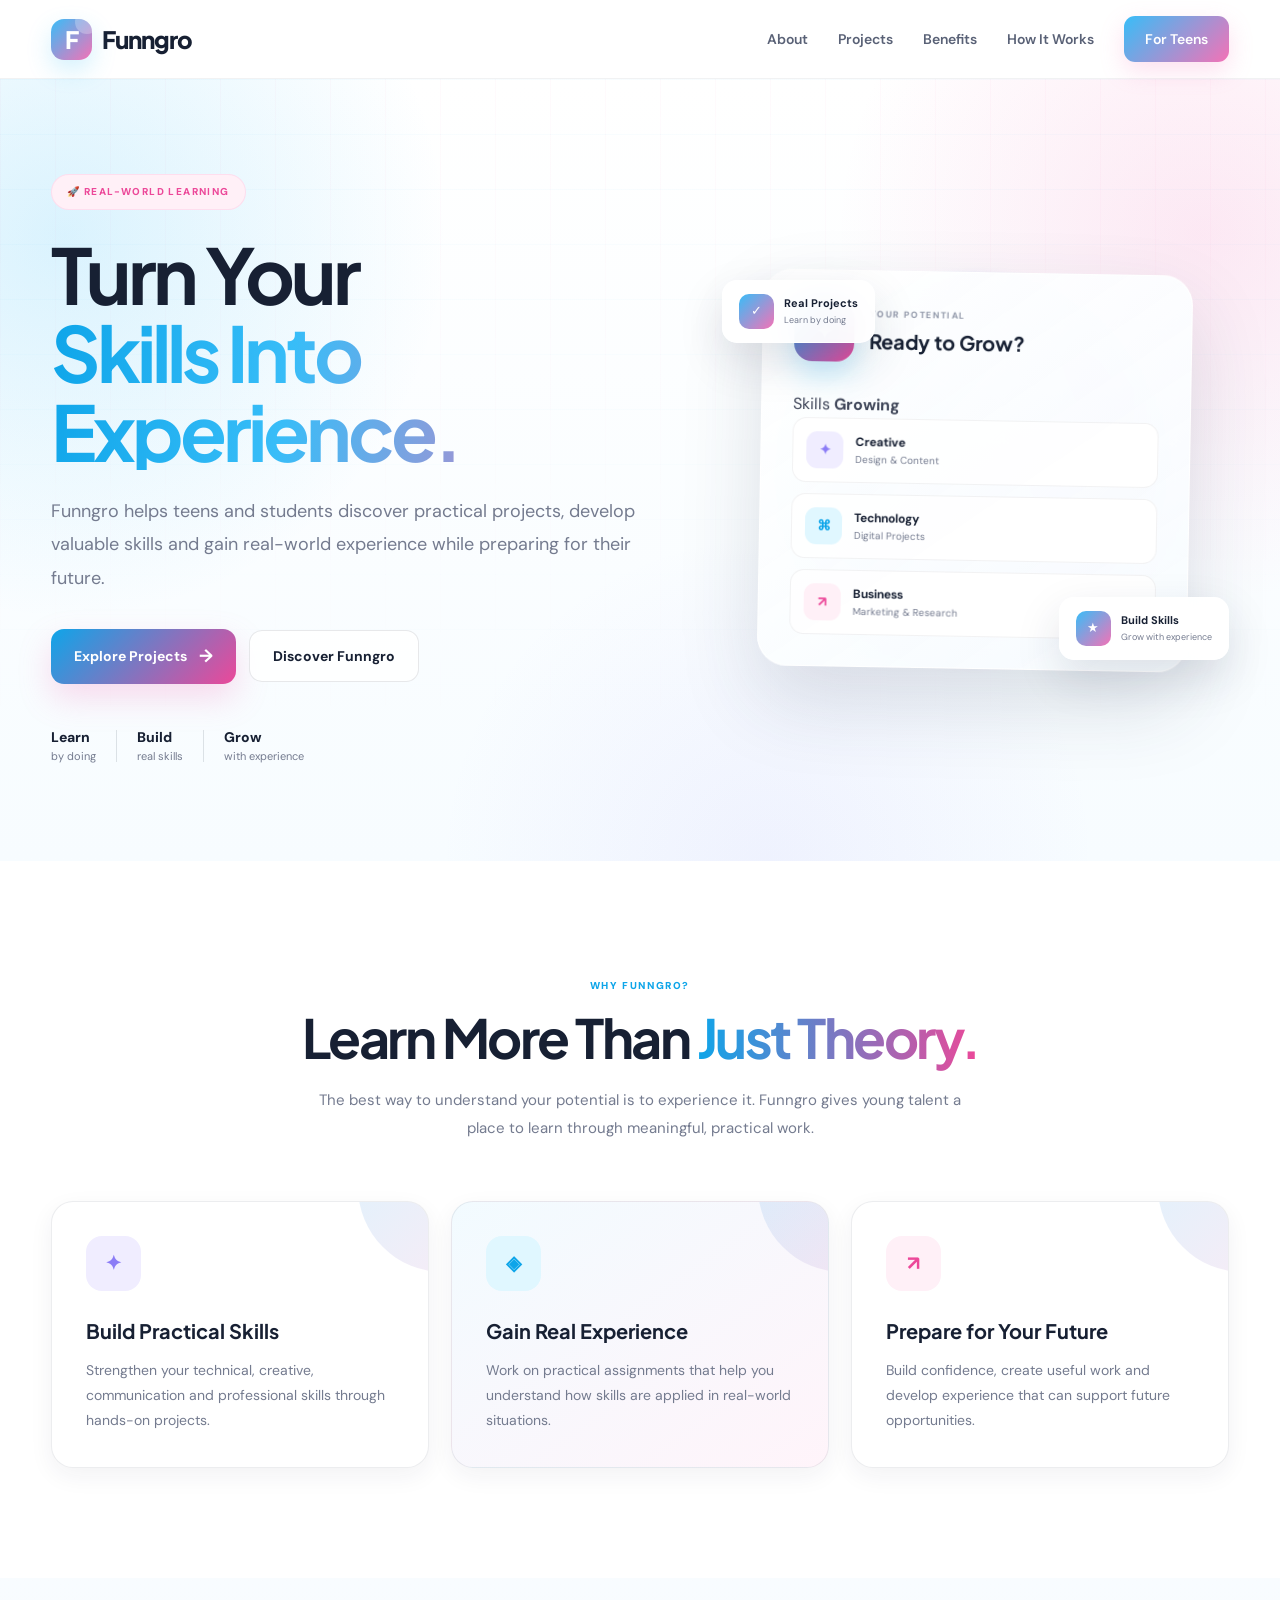
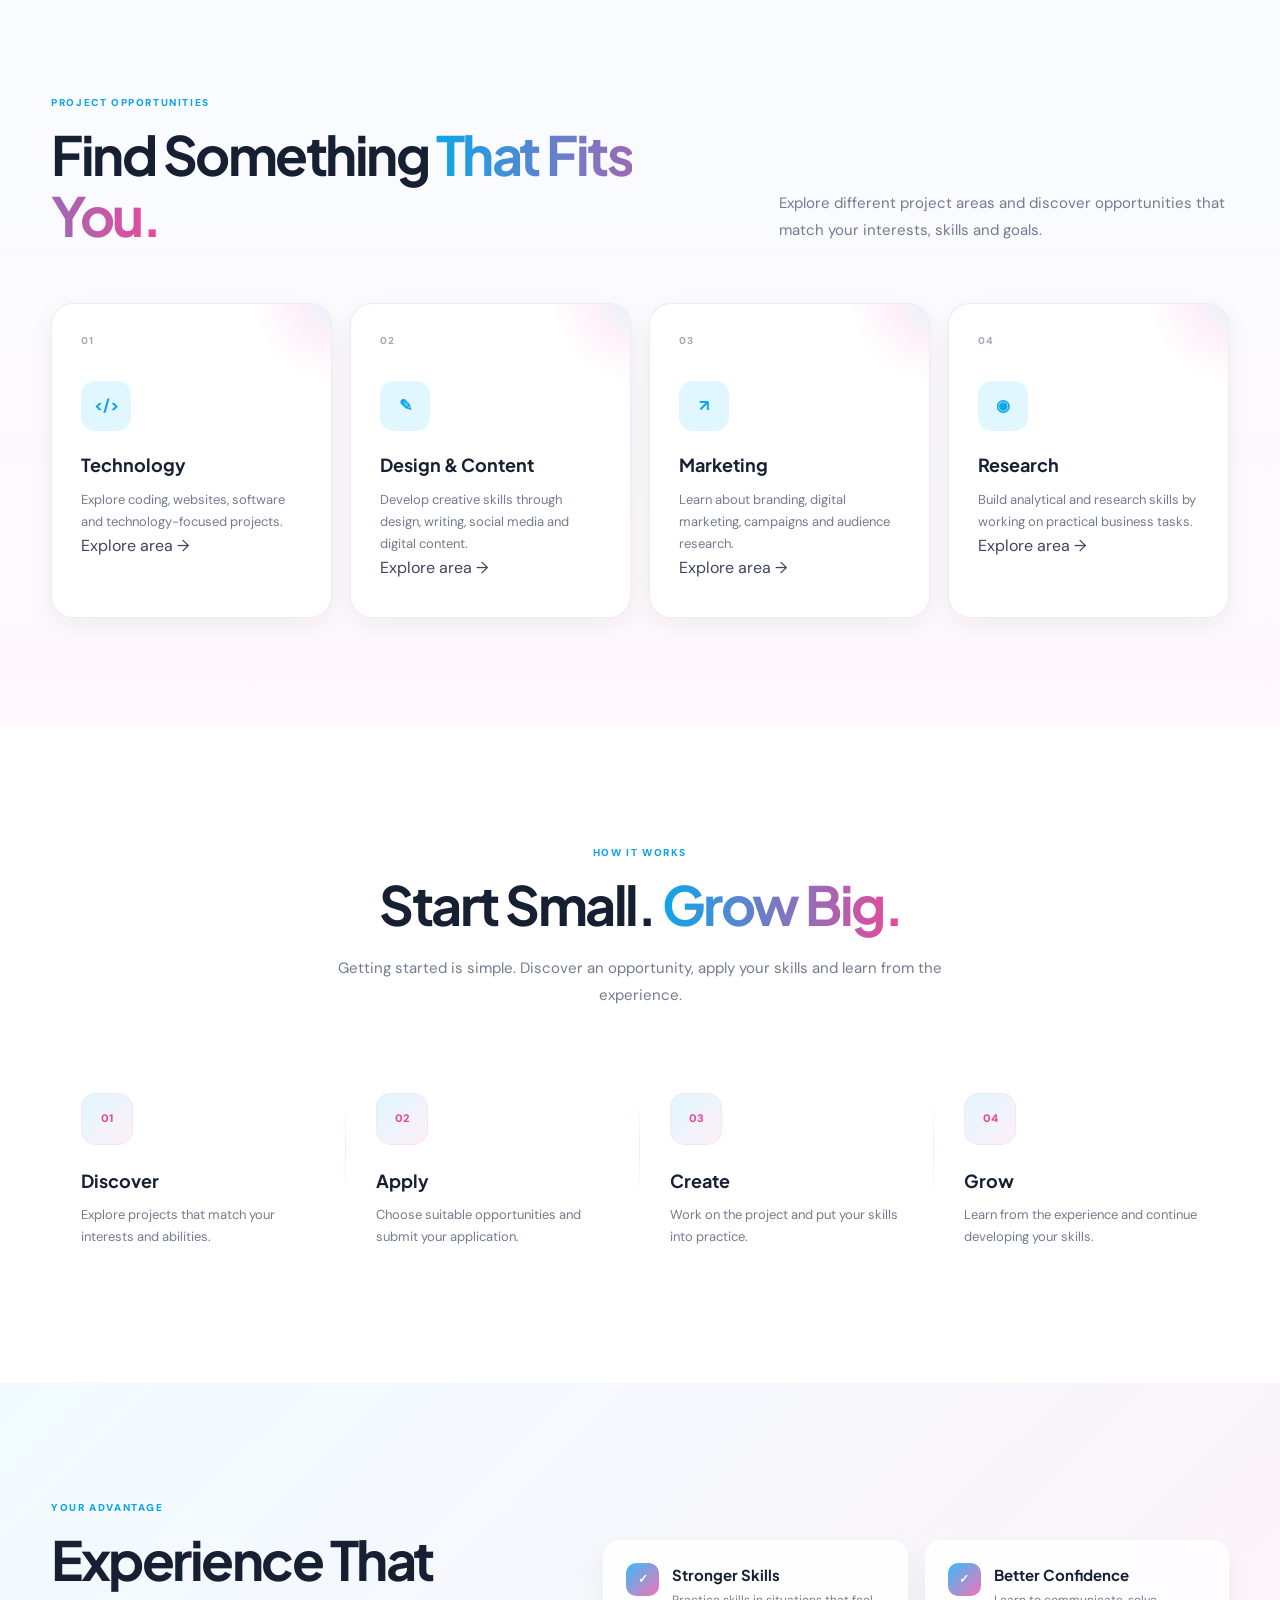
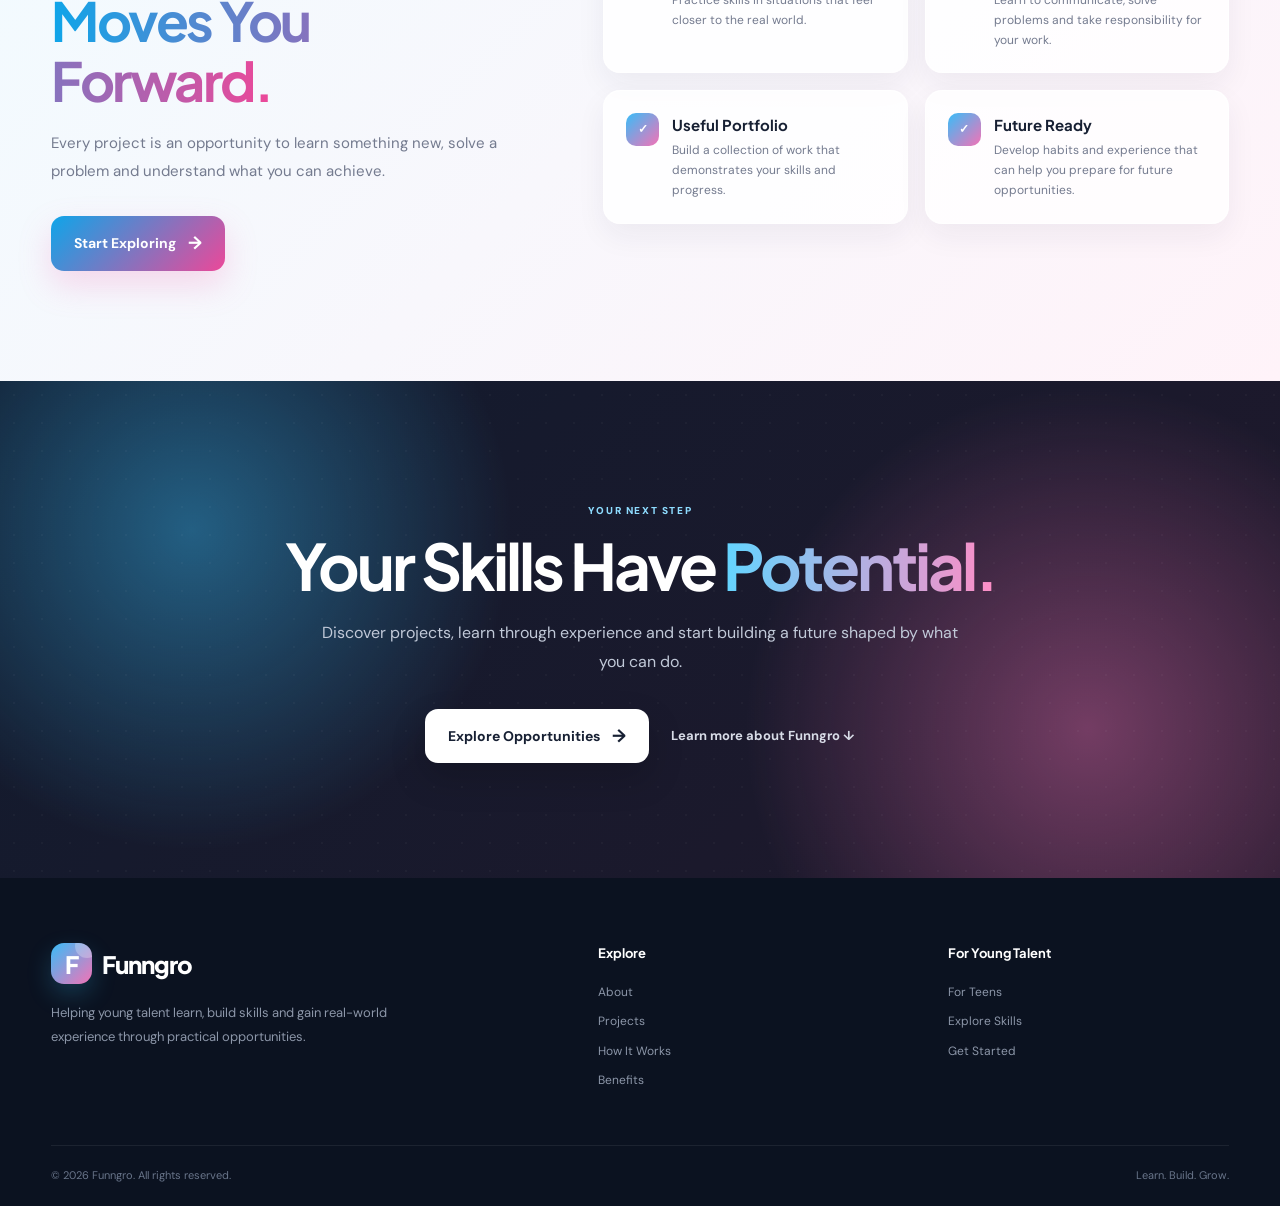
<file: index.html>
<!DOCTYPE html>
<html lang="en">
<head>
    <meta charset="UTF-8">
    <meta name="viewport" content="width=device-width, initial-scale=1.0">

    <title>Funngro | Real-World Projects for Teens & Students</title>

    <meta name="description"
        content="Funngro connects teens and students with real-world projects that help them build practical skills, gain experience and discover future opportunities.">

    <meta name="keywords"
        content="Funngro, teen projects, student projects, real-world experience, student freelancing, skill development, internships, young talent">

    <meta name="robots" content="index, follow">

    <meta property="og:title"
        content="Funngro | Learn, Work & Grow Through Real Projects">

    <meta property="og:description"
        content="Discover real-world projects, build practical skills and gain valuable experience with Funngro.">

    <meta property="og:type" content="website">

    <link rel="stylesheet" href="style.css">
</head>

<body>

    <!-- ================= HEADER ================= -->

    <header class="site-header">

        <div class="container navbar">

            <a href="index.html" class="brand" aria-label="Funngro Home">
                <span class="brand-icon">F</span>
                <span>Funngro</span>
            </a>

            <button
                class="menu-toggle"
                type="button"
                aria-label="Open navigation menu"
                aria-expanded="false">
                ☰
            </button>

            <nav class="navigation" aria-label="Main navigation">

                <a href="#about">About</a>

                <a href="#projects">Projects</a>

                <a href="#benefits">Benefits</a>

                <a href="#how-it-works">How It Works</a>

                <a href="teen.html" class="nav-button">
                    For Teens
                </a>

            </nav>

        </div>

    </header>


    <main>

        <!-- ================= HERO ================= -->

        <section class="hero">

            <div class="hero-glow glow-one"></div>
            <div class="hero-glow glow-two"></div>

            <div class="container hero-grid">

                <div class="hero-content">

                    <div class="hero-badge">
                        🚀 REAL-WORLD LEARNING
                    </div>

                    <h1>
                        Turn Your
                        <span>Skills Into Experience.</span>
                    </h1>

                    <p class="hero-description">
                        Funngro helps teens and students discover practical
                        projects, develop valuable skills and gain real-world
                        experience while preparing for their future.
                    </p>

                    <div class="hero-actions">

                        <a href="#projects" class="button button-primary">
                            Explore Projects
                            <span>→</span>
                        </a>

                        <a href="teen.html" class="button button-outline">
                            Discover Funngro
                        </a>

                    </div>

                    <div class="hero-trust">

                        <div class="trust-item">
                            <strong>Learn</strong>
                            <span>by doing</span>
                        </div>

                        <div class="trust-divider"></div>

                        <div class="trust-item">
                            <strong>Build</strong>
                            <span>real skills</span>
                        </div>

                        <div class="trust-divider"></div>

                        <div class="trust-item">
                            <strong>Grow</strong>
                            <span>with experience</span>
                        </div>

                    </div>

                </div>


                <!-- Hero Visual -->

                <div class="hero-visual">

                    <div class="visual-card main-card">

                        <div class="card-top">

                            <div class="profile-circle">
                                ✦
                            </div>

                            <div>
                                <span class="small-label">
                                    YOUR POTENTIAL
                                </span>

                                <h3>
                                    Ready to Grow?
                                </h3>
                            </div>

                        </div>


                        <div class="skill-progress">

                            <div class="progress-header">
                                <span>Skills</span>
                                <strong>Growing</strong>
                            </div>

                            <div class="progress-bar">
                                <span></span>
                            </div>

                        </div>


                        <div class="mini-projects">

                            <div class="mini-project">
                                <span class="mini-icon purple">✦</span>
                                <div>
                                    <strong>Creative</strong>
                                    <small>Design & Content</small>
                                </div>
                            </div>

                            <div class="mini-project">
                                <span class="mini-icon blue">⌘</span>
                                <div>
                                    <strong>Technology</strong>
                                    <small>Digital Projects</small>
                                </div>
                            </div>

                            <div class="mini-project">
                                <span class="mini-icon orange">↗</span>
                                <div>
                                    <strong>Business</strong>
                                    <small>Marketing & Research</small>
                                </div>
                            </div>

                        </div>

                    </div>


                    <div class="floating-card floating-one">
                        <span>✓</span>
                        <div>
                            <strong>Real Projects</strong>
                            <small>Learn by doing</small>
                        </div>
                    </div>


                    <div class="floating-card floating-two">
                        <span>★</span>
                        <div>
                            <strong>Build Skills</strong>
                            <small>Grow with experience</small>
                        </div>
                    </div>

                </div>

            </div>

        </section>


        <!-- ================= INTRO ================= -->

        <section class="intro-section" id="about">

            <div class="container">

                <div class="section-heading centered">

                    <span class="section-tag">
                        WHY FUNNGRO?
                    </span>

                    <h2>
                        Learn More Than
                        <span>Just Theory.</span>
                    </h2>

                    <p>
                        The best way to understand your potential is to
                        experience it. Funngro gives young talent a place
                        to learn through meaningful, practical work.
                    </p>

                </div>


                <div class="feature-grid">

                    <article class="feature-card">

                        <div class="feature-icon purple-icon">
                            ✦
                        </div>

                        <h3>
                            Build Practical Skills
                        </h3>

                        <p>
                            Strengthen your technical, creative,
                            communication and professional skills through
                            hands-on projects.
                        </p>

                    </article>


                    <article class="feature-card featured">

                        <div class="feature-icon blue-icon">
                            ◈
                        </div>

                        <h3>
                            Gain Real Experience
                        </h3>

                        <p>
                            Work on practical assignments that help you
                            understand how skills are applied in real-world
                            situations.
                        </p>

                    </article>


                    <article class="feature-card">

                        <div class="feature-icon orange-icon">
                            ↗
                        </div>

                        <h3>
                            Prepare for Your Future
                        </h3>

                        <p>
                            Build confidence, create useful work and develop
                            experience that can support future opportunities.
                        </p>

                    </article>

                </div>

            </div>

        </section>


        <!-- ================= PROJECTS ================= -->

        <section class="projects-section" id="projects">

            <div class="container">

                <div class="section-heading">

                    <div>
                        <span class="section-tag">
                            PROJECT OPPORTUNITIES
                        </span>

                        <h2>
                            Find Something
                            <span>That Fits You.</span>
                        </h2>
                    </div>

                    <p>
                        Explore different project areas and discover
                        opportunities that match your interests, skills
                        and goals.
                    </p>

                </div>


                <div class="project-grid">

                    <article class="project-card">

                        <div class="project-number">
                            01
                        </div>

                        <div class="project-icon">
                            &lt;/&gt;
                        </div>

                        <h3>
                            Technology
                        </h3>

                        <p>
                            Explore coding, websites, software and
                            technology-focused projects.
                        </p>

                        <a href="teen.html" class="project-link">
                            Explore area →
                        </a>

                    </article>


                    <article class="project-card">

                        <div class="project-number">
                            02
                        </div>

                        <div class="project-icon">
                            ✎
                        </div>

                        <h3>
                            Design & Content
                        </h3>

                        <p>
                            Develop creative skills through design,
                            writing, social media and digital content.
                        </p>

                        <a href="teen.html" class="project-link">
                            Explore area →
                        </a>

                    </article>


                    <article class="project-card">

                        <div class="project-number">
                            03
                        </div>

                        <div class="project-icon">
                            ↗
                        </div>

                        <h3>
                            Marketing
                        </h3>

                        <p>
                            Learn about branding, digital marketing,
                            campaigns and audience research.
                        </p>

                        <a href="teen.html" class="project-link">
                            Explore area →
                        </a>

                    </article>


                    <article class="project-card">

                        <div class="project-number">
                            04
                        </div>

                        <div class="project-icon">
                            ◉
                        </div>

                        <h3>
                            Research
                        </h3>

                        <p>
                            Build analytical and research skills by
                            working on practical business tasks.
                        </p>

                        <a href="teen.html" class="project-link">
                            Explore area →
                        </a>

                    </article>

                </div>

            </div>

        </section>


        <!-- ================= HOW IT WORKS ================= -->

        <section class="process-section" id="how-it-works">

            <div class="container">

                <div class="section-heading centered">

                    <span class="section-tag">
                        HOW IT WORKS
                    </span>

                    <h2>
                        Start Small.
                        <span>Grow Big.</span>
                    </h2>

                    <p>
                        Getting started is simple. Discover an opportunity,
                        apply your skills and learn from the experience.
                    </p>

                </div>


                <div class="process-grid">

                    <div class="process-item">

                        <div class="process-number">
                            01
                        </div>

                        <div>
                            <h3>
                                Discover
                            </h3>

                            <p>
                                Explore projects that match your interests
                                and abilities.
                            </p>
                        </div>

                    </div>


                    <div class="process-item">

                        <div class="process-number">
                            02
                        </div>

                        <div>
                            <h3>
                                Apply
                            </h3>

                            <p>
                                Choose suitable opportunities and submit
                                your application.
                            </p>
                        </div>

                    </div>


                    <div class="process-item">

                        <div class="process-number">
                            03
                        </div>

                        <div>
                            <h3>
                                Create
                            </h3>

                            <p>
                                Work on the project and put your skills
                                into practice.
                            </p>

                        </div>

                    </div>


                    <div class="process-item">

                        <div class="process-number">
                            04
                        </div>

                        <div>
                            <h3>
                                Grow
                            </h3>

                            <p>
                                Learn from the experience and continue
                                developing your skills.
                            </p>

                        </div>

                    </div>

                </div>

            </div>

        </section>


        <!-- ================= BENEFITS ================= -->

        <section class="benefits-section" id="benefits">

            <div class="container benefits-wrapper">

                <div class="benefits-content">

                    <span class="section-tag">
                        YOUR ADVANTAGE
                    </span>

                    <h2>
                        Experience That
                        <span>Moves You Forward.</span>
                    </h2>

                    <p>
                        Every project is an opportunity to learn something
                        new, solve a problem and understand what you can
                        achieve.
                    </p>

                    <a href="teen.html"
                       class="button button-primary">
                        Start Exploring
                        <span>→</span>
                    </a>

                </div>


                <div class="benefit-points">

                    <div class="benefit-point">

                        <div class="check-icon">
                            ✓
                        </div>

                        <div>
                            <h3>
                                Stronger Skills
                            </h3>

                            <p>
                                Practice skills in situations that feel
                                closer to the real world.
                            </p>
                        </div>

                    </div>


                    <div class="benefit-point">

                        <div class="check-icon">
                            ✓
                        </div>

                        <div>
                            <h3>
                                Better Confidence
                            </h3>

                            <p>
                                Learn to communicate, solve problems and
                                take responsibility for your work.
                            </p>
                        </div>

                    </div>


                    <div class="benefit-point">

                        <div class="check-icon">
                            ✓
                        </div>

                        <div>
                            <h3>
                                Useful Portfolio
                            </h3>

                            <p>
                                Build a collection of work that demonstrates
                                your skills and progress.
                            </p>
                        </div>

                    </div>


                    <div class="benefit-point">

                        <div class="check-icon">
                            ✓
                        </div>

                        <div>
                            <h3>
                                Future Ready
                            </h3>

                            <p>
                                Develop habits and experience that can help
                                you prepare for future opportunities.
                            </p>
                        </div>

                    </div>

                </div>

            </div>

        </section>


        <!-- ================= CTA ================= -->

        <section class="final-cta">

            <div class="cta-glow"></div>

            <div class="container cta-content">

                <span class="section-tag light-tag">
                    YOUR NEXT STEP
                </span>

                <h2>
                    Your Skills Have
                    <span>Potential.</span>
                </h2>

                <p>
                    Discover projects, learn through experience and start
                    building a future shaped by what you can do.
                </p>

                <div class="cta-actions">

                    <a href="teen.html"
                       class="button button-light">
                        Explore Opportunities
                        <span>→</span>
                    </a>

                    <a href="#about"
                       class="text-link">
                        Learn more about Funngro ↓
                    </a>

                </div>

            </div>

        </section>

    </main>


    <!-- ================= FOOTER ================= -->

    <footer class="site-footer">

        <div class="container footer-grid">

            <div class="footer-brand">

                <a href="index.html" class="brand footer-logo">
                    <span class="brand-icon">F</span>
                    <span>Funngro</span>
                </a>

                <p>
                    Helping young talent learn, build skills and gain
                    real-world experience through practical opportunities.
                </p>

            </div>


            <div class="footer-column">

                <h3>
                    Explore
                </h3>

                <a href="#about">About</a>

                <a href="#projects">Projects</a>

                <a href="#how-it-works">How It Works</a>

                <a href="#benefits">Benefits</a>

            </div>


            <div class="footer-column">

                <h3>
                    For Young Talent
                </h3>

                <a href="teen.html">
                    For Teens
                </a>

                <a href="teen.html">
                    Explore Skills
                </a>

                <a href="teen.html">
                    Get Started
                </a>

            </div>

        </div>


        <div class="container footer-bottom">

            <p>
                © 2026 Funngro. All rights reserved.
            </p>

            <p>
                Learn. Build. Grow.
            </p>

        </div>

    </footer>


    <script src="script.js"></script>

</body>
</html>
</file>
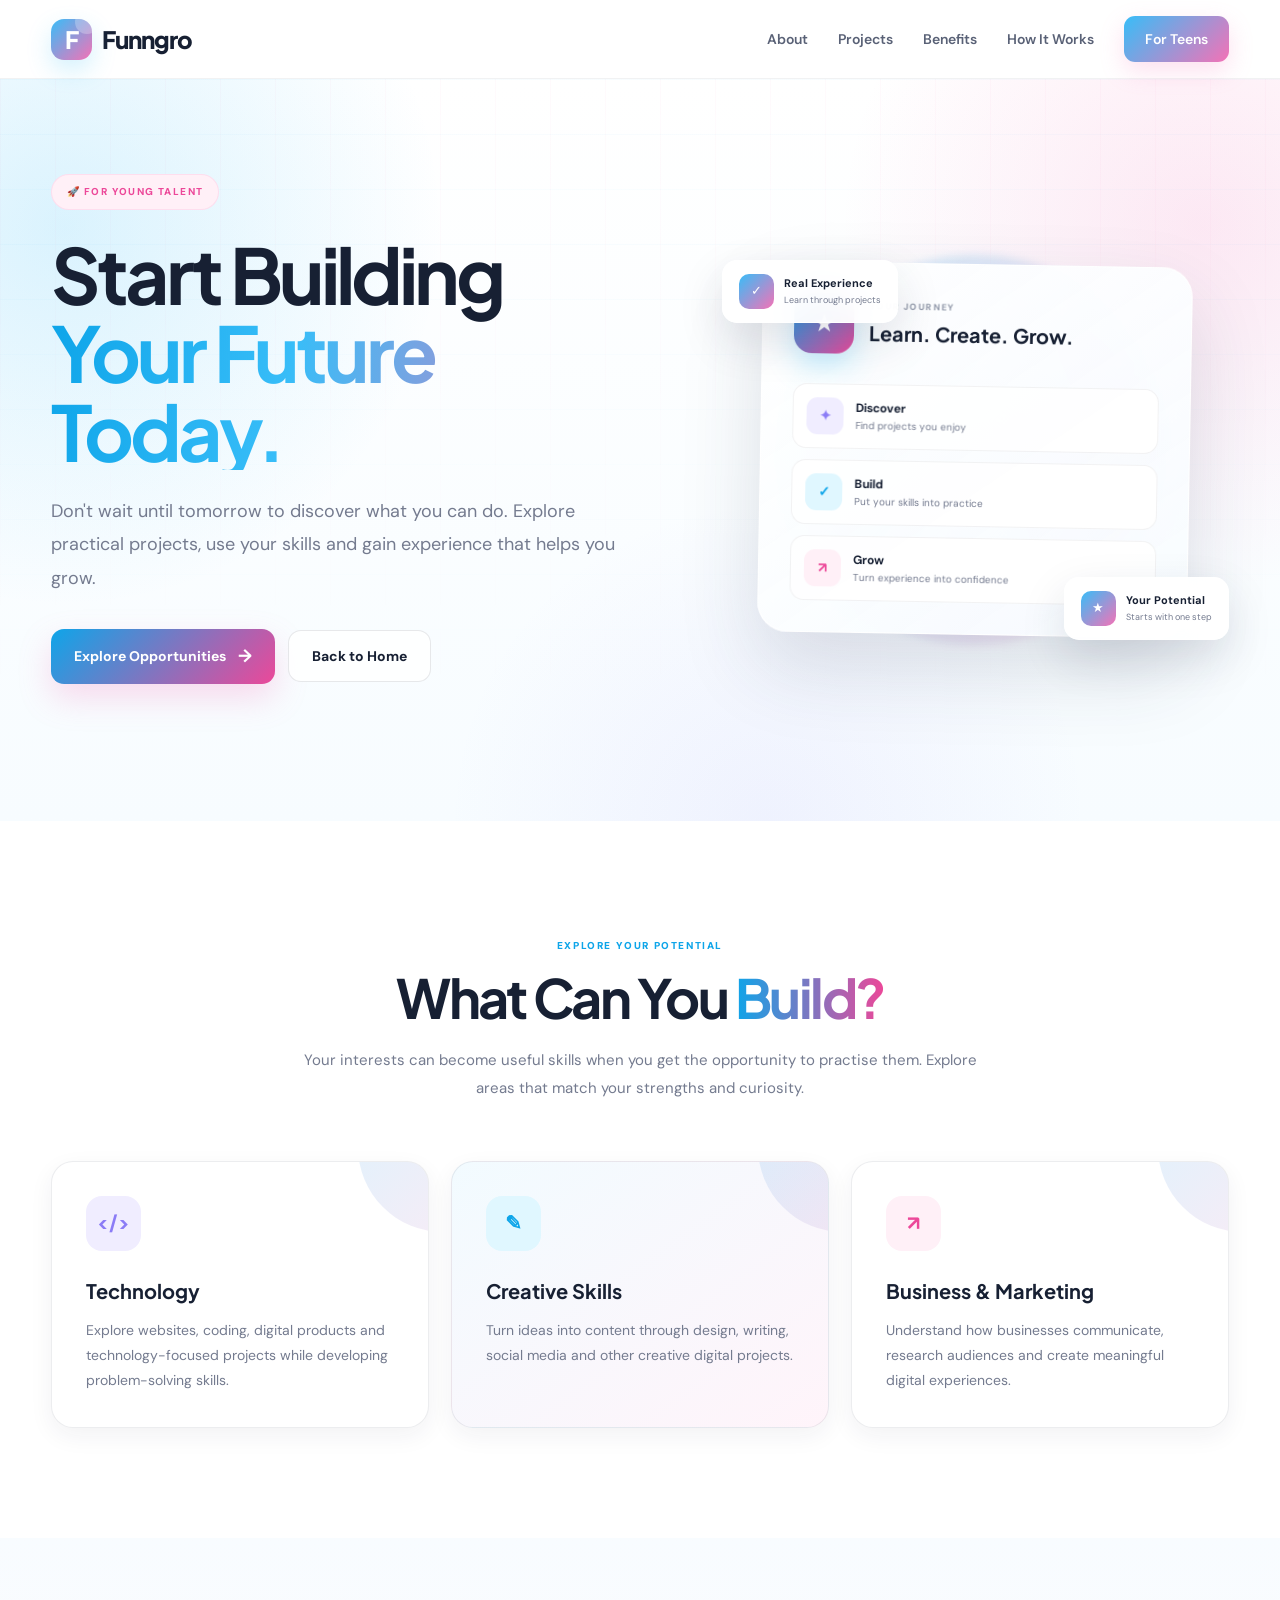
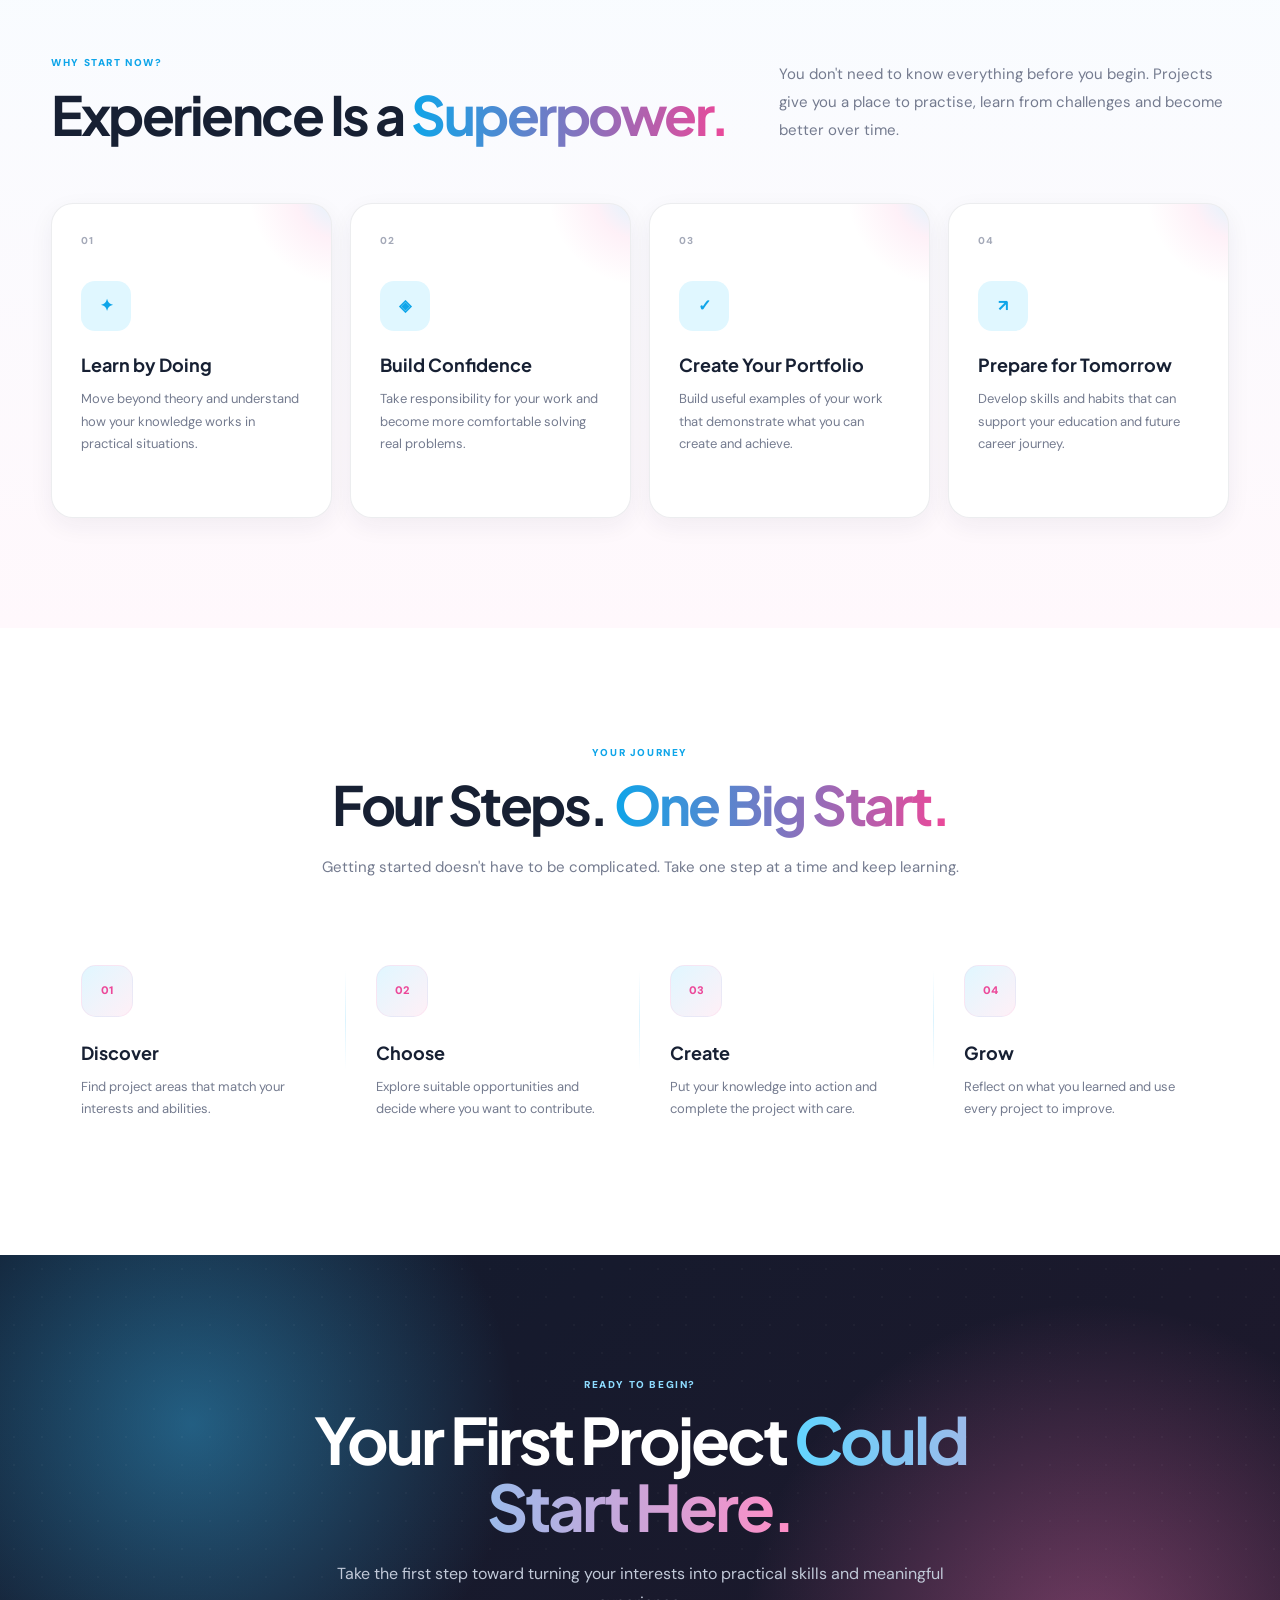
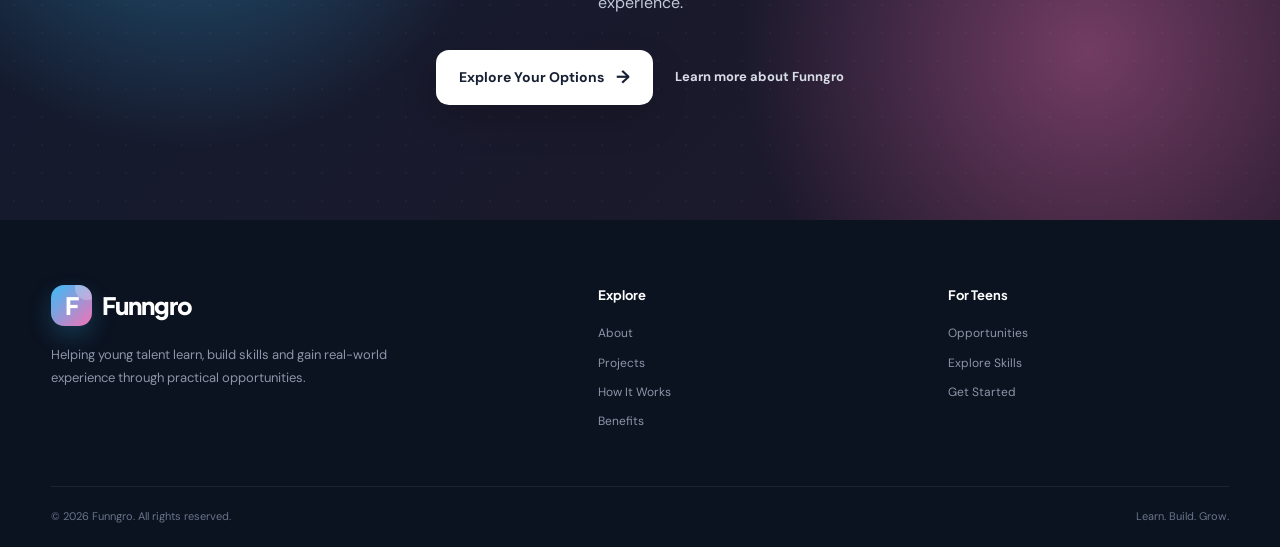
<file: teen.html>
<!DOCTYPE html>
<html lang="en">
<head>
    <meta charset="UTF-8">
    <meta name="viewport" content="width=device-width, initial-scale=1.0">

    <title>For Teens | Funngro</title>

    <meta
        name="description"
        content="Discover practical projects with Funngro, develop valuable skills, gain experience and take your first steps toward your future."
    >

    <meta
        name="keywords"
        content="Funngro teens, student projects, teen skills, practical experience, young talent, student opportunities"
    >

    <meta name="robots" content="index, follow">

    <link rel="stylesheet" href="style.css">
</head>

<body>

    <!-- ================= HEADER ================= -->

    <header class="site-header">

        <div class="container navbar">

            <a
                href="index.html"
                class="brand"
                aria-label="Funngro Home"
            >
                <span class="brand-icon">F</span>
                <span>Funngro</span>
            </a>

            <button
                class="menu-toggle"
                type="button"
                aria-label="Open navigation menu"
                aria-expanded="false"
            >
                ☰
            </button>

            <nav
                class="navigation"
                aria-label="Main navigation"
            >
                <a href="index.html#about">
                    About
                </a>

                <a href="index.html#projects">
                    Projects
                </a>

                <a href="index.html#benefits">
                    Benefits
                </a>

                <a href="index.html#how-it-works">
                    How It Works
                </a>

                <a
                    href="teen.html"
                    class="nav-button"
                >
                    For Teens
                </a>
            </nav>

        </div>

    </header>


    <main>

        <!-- ================= HERO ================= -->

        <section class="hero">

            <div class="hero-glow glow-one"></div>
            <div class="hero-glow glow-two"></div>

            <div class="container hero-grid">

                <div class="hero-content">

                    <div class="hero-badge">
                        🚀 FOR YOUNG TALENT
                    </div>

                    <h1>
                        Start Building
                        <span>Your Future Today.</span>
                    </h1>

                    <p class="hero-description">
                        Don't wait until tomorrow to discover what you
                        can do. Explore practical projects, use your
                        skills and gain experience that helps you grow.
                    </p>

                    <div class="hero-actions">

                        <a
                            href="#opportunities"
                            class="button button-primary"
                        >
                            Explore Opportunities
                            <span>→</span>
                        </a>

                        <a
                            href="index.html"
                            class="button button-outline"
                        >
                            Back to Home
                        </a>

                    </div>

                </div>


                <!-- HERO CARD -->

                <div class="hero-visual">

                    <div class="visual-card main-card">

                        <div class="card-top">

                            <div class="profile-circle">
                                ★
                            </div>

                            <div>
                                <span class="small-label">
                                    YOUR JOURNEY
                                </span>

                                <h3>
                                    Learn. Create. Grow.
                                </h3>
                            </div>

                        </div>


                        <div class="mini-projects">

                            <div class="mini-project">

                                <span class="mini-icon purple">
                                    ✦
                                </span>

                                <div>
                                    <strong>
                                        Discover
                                    </strong>

                                    <small>
                                        Find projects you enjoy
                                    </small>
                                </div>

                            </div>


                            <div class="mini-project">

                                <span class="mini-icon blue">
                                    ✓
                                </span>

                                <div>
                                    <strong>
                                        Build
                                    </strong>

                                    <small>
                                        Put your skills into practice
                                    </small>
                                </div>

                            </div>


                            <div class="mini-project">

                                <span class="mini-icon orange">
                                    ↗
                                </span>

                                <div>
                                    <strong>
                                        Grow
                                    </strong>

                                    <small>
                                        Turn experience into confidence
                                    </small>
                                </div>

                            </div>

                        </div>

                    </div>


                    <div class="floating-card floating-one">

                        <span>
                            ✓
                        </span>

                        <div>
                            <strong>
                                Real Experience
                            </strong>

                            <small>
                                Learn through projects
                            </small>
                        </div>

                    </div>


                    <div class="floating-card floating-two">

                        <span>
                            ★
                        </span>

                        <div>
                            <strong>
                                Your Potential
                            </strong>

                            <small>
                                Starts with one step
                            </small>
                        </div>

                    </div>

                </div>

            </div>

        </section>


        <!-- ================= INTRO ================= -->

        <section
            class="intro-section"
            id="opportunities"
        >

            <div class="container">

                <div class="section-heading centered">

                    <span class="section-tag">
                        EXPLORE YOUR POTENTIAL
                    </span>

                    <h2>
                        What Can You
                        <span>Build?</span>
                    </h2>

                    <p>
                        Your interests can become useful skills when
                        you get the opportunity to practise them.
                        Explore areas that match your strengths and
                        curiosity.
                    </p>

                </div>


                <div class="feature-grid">

                    <article class="feature-card">

                        <div class="feature-icon purple-icon">
                            &lt;/&gt;
                        </div>

                        <h3>
                            Technology
                        </h3>

                        <p>
                            Explore websites, coding, digital products
                            and technology-focused projects while
                            developing problem-solving skills.
                        </p>

                    </article>


                    <article class="feature-card featured">

                        <div class="feature-icon blue-icon">
                            ✎
                        </div>

                        <h3>
                            Creative Skills
                        </h3>

                        <p>
                            Turn ideas into content through design,
                            writing, social media and other creative
                            digital projects.
                        </p>

                    </article>


                    <article class="feature-card">

                        <div class="feature-icon orange-icon">
                            ↗
                        </div>

                        <h3>
                            Business & Marketing
                        </h3>

                        <p>
                            Understand how businesses communicate,
                            research audiences and create meaningful
                            digital experiences.
                        </p>

                    </article>

                </div>

            </div>

        </section>


        <!-- ================= WHY START ================= -->

        <section class="projects-section">

            <div class="container">

                <div class="section-heading">

                    <div>

                        <span class="section-tag">
                            WHY START NOW?
                        </span>

                        <h2>
                            Experience Is a
                            <span>Superpower.</span>
                        </h2>

                    </div>

                    <p>
                        You don't need to know everything before you
                        begin. Projects give you a place to practise,
                        learn from challenges and become better over time.
                    </p>

                </div>


                <div class="project-grid">

                    <article class="project-card">

                        <div class="project-number">
                            01
                        </div>

                        <div class="project-icon">
                            ✦
                        </div>

                        <h3>
                            Learn by Doing
                        </h3>

                        <p>
                            Move beyond theory and understand how your
                            knowledge works in practical situations.
                        </p>

                    </article>


                    <article class="project-card">

                        <div class="project-number">
                            02
                        </div>

                        <div class="project-icon">
                            ◈
                        </div>

                        <h3>
                            Build Confidence
                        </h3>

                        <p>
                            Take responsibility for your work and become
                            more comfortable solving real problems.
                        </p>

                    </article>


                    <article class="project-card">

                        <div class="project-number">
                            03
                        </div>

                        <div class="project-icon">
                            ✓
                        </div>

                        <h3>
                            Create Your Portfolio
                        </h3>

                        <p>
                            Build useful examples of your work that
                            demonstrate what you can create and achieve.
                        </p>

                    </article>


                    <article class="project-card">

                        <div class="project-number">
                            04
                        </div>

                        <div class="project-icon">
                            ↗
                        </div>

                        <h3>
                            Prepare for Tomorrow
                        </h3>

                        <p>
                            Develop skills and habits that can support
                            your education and future career journey.
                        </p>

                    </article>

                </div>

            </div>

        </section>


        <!-- ================= PROCESS ================= -->

        <section class="process-section">

            <div class="container">

                <div class="section-heading centered">

                    <span class="section-tag">
                        YOUR JOURNEY
                    </span>

                    <h2>
                        Four Steps.
                        <span>One Big Start.</span>
                    </h2>

                    <p>
                        Getting started doesn't have to be complicated.
                        Take one step at a time and keep learning.
                    </p>

                </div>


                <div class="process-grid">

                    <div class="process-item">

                        <div class="process-number">
                            01
                        </div>

                        <div>

                            <h3>
                                Discover
                            </h3>

                            <p>
                                Find project areas that match your
                                interests and abilities.
                            </p>

                        </div>

                    </div>


                    <div class="process-item">

                        <div class="process-number">
                            02
                        </div>

                        <div>

                            <h3>
                                Choose
                            </h3>

                            <p>
                                Explore suitable opportunities and
                                decide where you want to contribute.
                            </p>

                        </div>

                    </div>


                    <div class="process-item">

                        <div class="process-number">
                            03
                        </div>

                        <div>

                            <h3>
                                Create
                            </h3>

                            <p>
                                Put your knowledge into action and
                                complete the project with care.
                            </p>

                        </div>

                    </div>


                    <div class="process-item">

                        <div class="process-number">
                            04
                        </div>

                        <div>

                            <h3>
                                Grow
                            </h3>

                            <p>
                                Reflect on what you learned and use
                                every project to improve.
                            </p>

                        </div>

                    </div>

                </div>

            </div>

        </section>


        <!-- ================= CTA ================= -->

        <section class="final-cta">

            <div class="cta-glow"></div>

            <div class="container cta-content">

                <span class="section-tag light-tag">
                    READY TO BEGIN?
                </span>

                <h2>
                    Your First Project
                    <span>Could Start Here.</span>
                </h2>

                <p>
                    Take the first step toward turning your interests
                    into practical skills and meaningful experience.
                </p>

                <div class="cta-actions">

                    <a
                        href="#opportunities"
                        class="button button-light"
                    >
                        Explore Your Options
                        <span>→</span>
                    </a>

                    <a
                        href="index.html"
                        class="text-link"
                    >
                        Learn more about Funngro
                    </a>

                </div>

            </div>

        </section>

    </main>


    <!-- ================= FOOTER ================= -->

    <footer class="site-footer">

        <div class="container footer-grid">

            <div class="footer-brand">

                <a
                    href="index.html"
                    class="brand footer-logo"
                >
                    <span class="brand-icon">
                        F
                    </span>

                    <span>
                        Funngro
                    </span>
                </a>

                <p>
                    Helping young talent learn, build skills and gain
                    real-world experience through practical opportunities.
                </p>

            </div>


            <div class="footer-column">

                <h3>
                    Explore
                </h3>

                <a href="index.html#about">
                    About
                </a>

                <a href="index.html#projects">
                    Projects
                </a>

                <a href="index.html#how-it-works">
                    How It Works
                </a>

                <a href="index.html#benefits">
                    Benefits
                </a>

            </div>


            <div class="footer-column">

                <h3>
                    For Teens
                </h3>

                <a href="teen.html">
                    Opportunities
                </a>

                <a href="#opportunities">
                    Explore Skills
                </a>

                <a href="#opportunities">
                    Get Started
                </a>

            </div>

        </div>


        <div class="container footer-bottom">

            <p>
                © 2026 Funngro. All rights reserved.
            </p>

            <p>
                Learn. Build. Grow.
            </p>

        </div>

    </footer>


    <script src="script.js"></script>

</body>
</html>
</file>
<file: style.css>
/* =========================================================
   FUNNGRO — SKY BLUE + PINK PREMIUM THEME
   ========================================================= */

@import url('https://fonts.googleapis.com/css2?family=DM+Sans:wght@400;500;600;700&family=Plus+Jakarta+Sans:wght@500;600;700;800&display=swap');


/* =========================================================
   COLOR SYSTEM
   ========================================================= */

:root {
    --sky-blue: #38bdf8;
    --sky-blue-dark: #0ea5e9;
    --sky-blue-light: #e0f7ff;

    --pink: #f472b6;
    --pink-dark: #ec4899;
    --pink-light: #fff0f7;

    --purple: #8b7cf6;

    --navy: #172033;
    --dark: #20263a;
    --text: #3f4659;
    --muted: #747b8f;

    --white: #ffffff;
    --background: #f9fcff;

    --border: rgba(23, 32, 51, 0.08);

    --gradient:
        linear-gradient(
            135deg,
            var(--sky-blue),
            var(--pink)
        );

    --gradient-soft:
        linear-gradient(
            135deg,
            #e0f7ff,
            #fff0f7
        );

    --shadow-sm:
        0 8px 25px rgba(32, 42, 70, 0.06);

    --shadow-md:
        0 18px 45px rgba(32, 42, 70, 0.10);

    --shadow-lg:
        0 30px 80px rgba(32, 42, 70, 0.15);

    --radius-sm: 12px;
    --radius-md: 20px;
    --radius-lg: 30px;

    --container: 1180px;
}


/* =========================================================
   RESET
   ========================================================= */

* {
    margin: 0;
    padding: 0;
    box-sizing: border-box;
}

html {
    scroll-behavior: smooth;
}

body {
    font-family:
        "DM Sans",
        -apple-system,
        BlinkMacSystemFont,
        "Segoe UI",
        sans-serif;

    color: var(--text);
    background: var(--white);

    line-height: 1.6;

    overflow-x: hidden;
}

h1,
h2,
h3,
h4 {
    font-family:
        "Plus Jakarta Sans",
        sans-serif;
}

a {
    color: inherit;
    text-decoration: none;
}

button {
    font: inherit;
}

img {
    display: block;
    max-width: 100%;
}

.container {
    width: min(92%, var(--container));
    margin: auto;
}


/* =========================================================
   HEADER
   ========================================================= */

.site-header {
    position: sticky;
    top: 0;
    z-index: 1000;

    background:
        rgba(255, 255, 255, 0.88);

    border-bottom:
        1px solid rgba(23, 32, 51, 0.06);

    backdrop-filter: blur(20px);
    -webkit-backdrop-filter: blur(20px);

    transition:
        box-shadow 0.3s ease;
}

.navbar {
    min-height: 78px;

    display: flex;
    align-items: center;
    justify-content: space-between;

    gap: 30px;
}


/* =========================================================
   LOGO
   ========================================================= */

.brand {
    display: inline-flex;
    align-items: center;

    gap: 10px;

    color: var(--navy);

    font-family:
        "Plus Jakarta Sans",
        sans-serif;

    font-size: 24px;
    font-weight: 800;

    letter-spacing: -1px;
}

.brand-icon {
    width: 41px;
    height: 41px;

    display: grid;
    place-items: center;

    position: relative;
    overflow: hidden;

    color: white;

    background: var(--gradient);

    border-radius: 13px;

    box-shadow:
        0 10px 25px
        rgba(56, 189, 248, 0.22);
}

.brand-icon::after {
    content: "";

    position: absolute;

    width: 24px;
    height: 24px;

    top: -9px;
    right: -7px;

    background:
        rgba(255, 255, 255, 0.25);

    border-radius: 50%;
}


/* =========================================================
   NAVIGATION
   ========================================================= */

.navigation {
    display: flex;
    align-items: center;

    gap: 30px;
}

.navigation > a {
    position: relative;

    color: #596176;

    font-size: 14px;
    font-weight: 600;

    transition:
        color 0.25s ease;
}

.navigation > a:not(.nav-button)::after {
    content: "";

    position: absolute;

    left: 50%;
    bottom: -9px;

    width: 0;
    height: 2px;

    background: var(--gradient);

    border-radius: 10px;

    transform: translateX(-50%);

    transition:
        width 0.25s ease;
}

.navigation > a:hover {
    color: var(--sky-blue-dark);
}

.navigation > a:hover::after {
    width: 100%;
}


/* =========================================================
   NAV BUTTON
   ========================================================= */

.nav-button {
    padding: 12px 21px;

    color: white !important;

    background: var(--gradient);

    border-radius: 11px;

    box-shadow:
        0 9px 24px
        rgba(244, 114, 182, 0.22);

    transition:
        transform 0.25s ease,
        box-shadow 0.25s ease;
}

.nav-button:hover {
    transform: translateY(-2px);

    box-shadow:
        0 14px 30px
        rgba(244, 114, 182, 0.30);
}


/* =========================================================
   MOBILE MENU
   ========================================================= */

.menu-toggle {
    display: none;

    width: 43px;
    height: 43px;

    color: var(--navy);

    background: white;

    border:
        1px solid var(--border);

    border-radius: 11px;

    cursor: pointer;
}


/* =========================================================
   HERO
   ========================================================= */

.hero {
    position: relative;

    min-height: 720px;

    display: flex;
    align-items: center;

    overflow: hidden;

    background:
        radial-gradient(
            circle at 5% 20%,
            rgba(56, 189, 248, 0.18),
            transparent 28%
        ),
        radial-gradient(
            circle at 94% 20%,
            rgba(244, 114, 182, 0.16),
            transparent 27%
        ),
        radial-gradient(
            circle at 60% 100%,
            rgba(139, 124, 246, 0.08),
            transparent 30%
        ),
        linear-gradient(
            180deg,
            #ffffff,
            #f7fcff
        );
}

.hero::before {
    content: "";

    position: absolute;

    inset: 0;

    background-image:
        linear-gradient(
            rgba(56, 189, 248, 0.035) 1px,
            transparent 1px
        ),
        linear-gradient(
            90deg,
            rgba(244, 114, 182, 0.035) 1px,
            transparent 1px
        );

    background-size: 55px 55px;

    mask-image:
        linear-gradient(
            to bottom,
            black,
            transparent 85%
        );
}


/* =========================================================
   HERO GRID
   ========================================================= */

.hero-grid {
    position: relative;
    z-index: 2;

    display: grid;

    grid-template-columns:
        minmax(0, 1fr)
        minmax(400px, 0.85fr);

    align-items: center;

    gap: 75px;

    padding: 95px 0;
}

.hero-content {
    max-width: 680px;
}


/* =========================================================
   HERO BADGE
   ========================================================= */

.hero-badge {
    display: inline-flex;
    align-items: center;

    gap: 8px;

    margin-bottom: 25px;

    padding: 9px 15px;

    color: var(--pink-dark);

    background:
        var(--pink-light);

    border:
        1px solid rgba(244, 114, 182, 0.14);

    border-radius: 100px;

    font-size: 10px;
    font-weight: 800;

    letter-spacing: 1.4px;
}


/* =========================================================
   HERO TITLE
   ========================================================= */

.hero h1 {
    margin-bottom: 25px;

    color: var(--navy);

    font-size:
        clamp(
            48px,
            6vw,
            78px
        );

    line-height: 1.02;

    letter-spacing: -4px;
}

.hero h1 span {
    display: block;

    background:
        linear-gradient(
            100deg,
            #0ea5e9 0%,
            #38bdf8 40%,
            #f472b6 100%
        );

    -webkit-background-clip: text;
    background-clip: text;

    -webkit-text-fill-color: transparent;

    color: transparent;
}


/* =========================================================
   HERO DESCRIPTION
   ========================================================= */

.hero-description {
    max-width: 620px;

    margin-bottom: 34px;

    color: var(--muted);

    font-size: 18px;

    line-height: 1.85;
}


/* =========================================================
   BUTTONS
   ========================================================= */

.hero-actions {
    display: flex;
    align-items: center;

    flex-wrap: wrap;

    gap: 13px;

    margin-bottom: 42px;
}

.button {
    min-height: 52px;

    display: inline-flex;
    align-items: center;
    justify-content: center;

    gap: 12px;

    padding: 13px 23px;

    border-radius: 13px;

    font-size: 14px;
    font-weight: 700;

    transition:
        transform 0.3s ease,
        box-shadow 0.3s ease;
}

.button span {
    font-size: 18px;
}


/* Primary */

.button-primary {
    color: white;

    background:
        linear-gradient(
            135deg,
            var(--sky-blue-dark),
            var(--pink-dark)
        );

    box-shadow:
        0 14px 32px
        rgba(244, 114, 182, 0.25);
}

.button-primary:hover {
    transform: translateY(-4px);

    box-shadow:
        0 20px 42px
        rgba(244, 114, 182, 0.34);
}


/* Outline */

.button-outline {
    color: var(--navy);

    background:
        rgba(255,255,255,0.85);

    border:
        1px solid
        rgba(23, 32, 51, 0.10);
}

.button-outline:hover {
    color: var(--pink-dark);

    border-color:
        rgba(244, 114, 182, 0.30);

    transform: translateY(-4px);

    box-shadow: var(--shadow-sm);
}


/* Light */

.button-light {
    color: var(--navy);

    background: white;

    box-shadow:
        0 15px 35px
        rgba(0, 0, 0, 0.18);
}

.button-light:hover {
    transform: translateY(-4px);

    box-shadow:
        0 20px 45px
        rgba(0, 0, 0, 0.25);
}


/* =========================================================
   TRUST
   ========================================================= */

.hero-trust {
    display: flex;
    align-items: center;

    gap: 20px;
}

.trust-item {
    display: flex;
    flex-direction: column;
}

.trust-item strong {
    color: var(--navy);

    font-size: 14px;
    font-weight: 800;
}

.trust-item span {
    color: var(--muted);

    font-size: 11px;
}

.trust-divider {
    width: 1px;
    height: 32px;

    background:
        rgba(23, 32, 51, 0.12);
}


/* =========================================================
   HERO VISUAL
   ========================================================= */

.hero-visual {
    position: relative;

    min-height: 540px;

    display: flex;
    align-items: center;
    justify-content: center;
}

.hero-visual::before {
    content: "";

    position: absolute;

    width: 390px;
    height: 390px;

    border-radius: 50%;

    background:
        linear-gradient(
            135deg,
            rgba(56, 189, 248, 0.22),
            rgba(244, 114, 182, 0.18)
        );

    filter: blur(4px);

    animation:
        pulseGlow 5s ease-in-out infinite;
}

@keyframes pulseGlow {

    0%,
    100% {
        transform: scale(1);
        opacity: .7;
    }

    50% {
        transform: scale(1.08);
        opacity: 1;
    }
}


/* =========================================================
   MAIN HERO CARD
   ========================================================= */

.main-card {
    position: relative;
    z-index: 3;

    width: min(430px, 90%);

    padding: 31px;

    background:
        linear-gradient(
            145deg,
            rgba(255,255,255,0.96),
            rgba(247,252,255,0.90)
        );

    border:
        1px solid
        rgba(255,255,255,0.95);

    border-radius: 30px;

    box-shadow:
        0 35px 80px
        rgba(39, 52, 80, 0.15);

    backdrop-filter: blur(25px);

    transform: rotate(1deg);

    transition:
        transform 0.45s ease;
}

.main-card:hover {
    transform:
        rotate(0deg)
        translateY(-8px);
}


/* =========================================================
   CARD TOP
   ========================================================= */

.card-top {
    display: flex;
    align-items: center;

    gap: 15px;

    margin-bottom: 30px;
}

.profile-circle {
    width: 60px;
    height: 60px;

    display: grid;
    place-items: center;

    color: white;

    background:
        linear-gradient(
            135deg,
            var(--sky-blue-dark),
            var(--pink-dark)
        );

    border-radius: 18px;

    font-size: 25px;

    box-shadow:
        0 13px 28px
        rgba(56, 189, 248, 0.28);
}

.small-label {
    display: block;

    margin-bottom: 3px;

    color: #9299aa;

    font-size: 9px;
    font-weight: 800;

    letter-spacing: 1.4px;
}

.card-top h3 {
    color: var(--navy);

    font-size: 20px;
}


/* =========================================================
   MINI PROJECTS
   ========================================================= */

.mini-projects {
    display: grid;

    gap: 11px;
}

.mini-project {
    display: flex;
    align-items: center;

    gap: 12px;

    padding: 13px;

    background:
        rgba(255,255,255,0.90);

    border:
        1px solid
        rgba(23,32,51,0.055);

    border-radius: 14px;

    transition:
        transform .25s ease,
        box-shadow .25s ease;
}

.mini-project:hover {
    transform: translateX(5px);

    box-shadow:
        0 8px 20px
        rgba(40, 50, 80, .07);
}

.mini-project > div {
    display: flex;
    flex-direction: column;
}

.mini-project strong {
    color: var(--navy);

    font-size: 12px;
}

.mini-project small {
    color: var(--muted);

    font-size: 10px;
}


/* =========================================================
   MINI ICONS
   ========================================================= */

.mini-icon {
    width: 37px;
    height: 37px;

    flex: 0 0 auto;

    display: grid;
    place-items: center;

    border-radius: 11px;

    font-size: 14px;
    font-weight: 800;
}

.purple {
    color: var(--purple);

    background:
        #f0edff;
}

.blue {
    color: var(--sky-blue-dark);

    background:
        var(--sky-blue-light);
}

.orange {
    color: var(--pink-dark);

    background:
        var(--pink-light);
}


/* =========================================================
   FLOATING CARDS
   ========================================================= */

.floating-card {
    position: absolute;
    z-index: 5;

    display: flex;
    align-items: center;

    gap: 10px;

    padding: 13px 16px;

    background:
        rgba(255,255,255,0.94);

    border:
        1px solid
        rgba(255,255,255,0.95);

    border-radius: 15px;

    box-shadow:
        0 18px 45px
        rgba(32, 42, 70, 0.13);

    backdrop-filter: blur(18px);

    animation:
        floating 4s ease-in-out infinite;
}

.floating-card > span {
    width: 35px;
    height: 35px;

    display: grid;
    place-items: center;

    color: white;

    background:
        var(--gradient);

    border-radius: 10px;

    font-size: 13px;
}

.floating-card div {
    display: flex;
    flex-direction: column;
}

.floating-card strong {
    color: var(--navy);

    font-size: 11px;
}

.floating-card small {
    color: var(--muted);

    font-size: 9px;
}

.floating-one {
    top: 80px;
    left: 0;
}

.floating-two {
    right: 0;
    bottom: 80px;

    animation-delay: -2s;
}

@keyframes floating {

    0%,
    100% {
        transform: translateY(0);
    }

    50% {
        transform: translateY(-12px);
    }
}


/* =========================================================
   GENERAL SECTIONS
   ========================================================= */

.intro-section,
.projects-section,
.process-section,
.benefits-section {
    padding: 110px 0;
}

.intro-section {
    background: white;
}

.projects-section {
    background:
        linear-gradient(
            180deg,
            #f8fcff,
            #fff8fc
        );
}

.process-section {
    background: white;
}

.benefits-section {
    background:
        linear-gradient(
            135deg,
            #f1fbff,
            #fff3f9
        );
}


/* =========================================================
   SECTION HEADINGS
   ========================================================= */

.section-heading {
    display: flex;
    align-items: flex-end;
    justify-content: space-between;

    gap: 50px;

    margin-bottom: 58px;
}

.section-heading.centered {
    display: block;

    max-width: 780px;

    margin:
        0 auto 58px;

    text-align: center;
}

.section-tag {
    display: inline-block;

    margin-bottom: 13px;

    color: var(--sky-blue-dark);

    font-size: 10px;
    font-weight: 850;

    letter-spacing: 1.6px;
}

.section-heading h2,
.benefits-content h2 {
    color: var(--navy);

    font-size:
        clamp(
            36px,
            5vw,
            54px
        );

    line-height: 1.12;

    letter-spacing: -2.5px;
}

.section-heading h2 span,
.benefits-content h2 span {
    background:
        linear-gradient(
            90deg,
            var(--sky-blue-dark),
            var(--pink-dark)
        );

    -webkit-background-clip: text;
    background-clip: text;

    -webkit-text-fill-color: transparent;
}

.section-heading > p {
    max-width: 450px;

    color: var(--muted);

    font-size: 15px;

    line-height: 1.85;
}

.section-heading.centered p {
    max-width: 680px;

    margin: 20px auto 0;
}


/* =========================================================
   FEATURE GRID
   ========================================================= */

.feature-grid {
    display: grid;

    grid-template-columns:
        repeat(3, 1fr);

    gap: 22px;
}

.feature-card {
    position: relative;

    padding: 34px;

    overflow: hidden;

    background: white;

    border:
        1px solid var(--border);

    border-radius: 22px;

    box-shadow: var(--shadow-sm);

    transition:
        transform .35s ease,
        box-shadow .35s ease,
        border-color .35s ease;
}

.feature-card::before {
    content: "";

    position: absolute;

    width: 170px;
    height: 170px;

    top: -100px;
    right: -100px;

    background:
        linear-gradient(
            135deg,
            rgba(56,189,248,.18),
            rgba(244,114,182,.15)
        );

    border-radius: 50%;

    transition:
        transform .45s ease;
}

.feature-card:hover {
    transform: translateY(-8px);

    border-color:
        rgba(56,189,248,.18);

    box-shadow: var(--shadow-md);
}

.feature-card:hover::before {
    transform: scale(1.4);
}

.feature-card.featured {
    background:
        linear-gradient(
            145deg,
            #f2fbff,
            #fff4fa
        );
}


/* =========================================================
   FEATURE ICONS
   ========================================================= */

.feature-icon {
    position: relative;

    width: 55px;
    height: 55px;

    display: grid;
    place-items: center;

    margin-bottom: 24px;

    border-radius: 16px;

    font-size: 20px;
    font-weight: 800;
}

.purple-icon {
    color: var(--purple);

    background:
        #f0edff;
}

.blue-icon {
    color: var(--sky-blue-dark);

    background:
        var(--sky-blue-light);
}

.orange-icon {
    color: var(--pink-dark);

    background:
        var(--pink-light);
}

.feature-card h3 {
    position: relative;

    margin-bottom: 11px;

    color: var(--navy);

    font-size: 20px;
}

.feature-card p {
    position: relative;

    color: var(--muted);

    font-size: 14px;

    line-height: 1.8;
}


/* =========================================================
   PROJECT GRID
   ========================================================= */

.project-grid {
    display: grid;

    grid-template-columns:
        repeat(4, 1fr);

    gap: 18px;
}

.project-card {
    position: relative;

    min-height: 315px;

    padding: 29px;

    overflow: hidden;

    background: white;

    border:
        1px solid var(--border);

    border-radius: 22px;

    box-shadow: var(--shadow-sm);

    transition:
        transform .35s ease,
        box-shadow .35s ease;
}

.project-card::before {
    content: "";

    position: absolute;

    width: 190px;
    height: 190px;

    top: -105px;
    right: -105px;

    background:
        radial-gradient(
            circle,
            rgba(56,189,248,.18),
            rgba(244,114,182,.10),
            transparent 68%
        );

    transition:
        transform .4s ease;
}

.project-card:hover {
    transform: translateY(-8px);

    box-shadow: var(--shadow-md);
}

.project-card:hover::before {
    transform: scale(1.35);
}

.project-number {
    position: relative;

    margin-bottom: 32px;

    color: #a4a9b8;

    font-size: 10px;
    font-weight: 800;

    letter-spacing: 1px;
}

.project-icon {
    position: relative;

    width: 50px;
    height: 50px;

    display: grid;
    place-items: center;

    margin-bottom: 20px;

    color: var(--sky-blue-dark);

    background:
        var(--sky-blue-light);

    border-radius: 14px;

    font-size: 16px;
    font-weight: 800;
}

.project-card h3 {
    position: relative;

    margin-bottom: 9px;

    color: var(--navy);

    font-size: 18px;
}

.project-card p {
    position: relative;

    color: var(--muted);

    font-size: 13px;

    line-height: 1.7;
}


/* =========================================================
   PROCESS
   ========================================================= */

.process-grid {
    display: grid;

    grid-template-columns:
        repeat(4, 1fr);
}

.process-item {
    position: relative;

    padding: 25px 30px;
}

.process-item:not(:last-child)::after {
    content: "";

    position: absolute;

    top: 30px;
    right: 0;

    width: 1px;
    height: 100px;

    background:
        linear-gradient(
            transparent,
            rgba(56,189,248,.18),
            transparent
        );
}

.process-number {
    width: 52px;
    height: 52px;

    display: grid;
    place-items: center;

    margin-bottom: 22px;

    color: var(--pink-dark);

    background:
        linear-gradient(
            135deg,
            var(--sky-blue-light),
            var(--pink-light)
        );

    border:
        1px solid
        rgba(244,114,182,.10);

    border-radius: 15px;

    font-size: 11px;
    font-weight: 850;
}

.process-item h3 {
    margin-bottom: 8px;

    color: var(--navy);

    font-size: 18px;
}

.process-item p {
    color: var(--muted);

    font-size: 13px;

    line-height: 1.7;
}


/* =========================================================
   BENEFITS
   ========================================================= */

.benefits-wrapper {
    display: grid;

    grid-template-columns:
        .85fr
        1.15fr;

    align-items: center;

    gap: 90px;
}

.benefits-content > p {
    max-width: 500px;

    margin:
        20px 0 30px;

    color: var(--muted);

    font-size: 15px;

    line-height: 1.85;
}

.benefit-points {
    display: grid;

    grid-template-columns:
        repeat(2, 1fr);

    gap: 17px;
}

.benefit-point {
    display: flex;
    align-items: flex-start;

    gap: 13px;

    padding: 22px;

    background:
        rgba(255,255,255,.82);

    border:
        1px solid
        rgba(255,255,255,.95);

    border-radius: 17px;

    box-shadow:
        0 12px 30px
        rgba(32,42,70,.06);

    transition:
        transform .3s ease,
        box-shadow .3s ease;
}

.benefit-point:hover {
    transform: translateY(-5px);

    box-shadow:
        0 18px 38px
        rgba(32,42,70,.10);
}

.check-icon {
    width: 33px;
    height: 33px;

    flex: 0 0 auto;

    display: grid;
    place-items: center;

    color: white;

    background:
        var(--gradient);

    border-radius: 10px;

    font-size: 12px;
    font-weight: 900;
}

.benefit-point h3 {
    margin-bottom: 4px;

    color: var(--navy);

    font-size: 15px;
}

.benefit-point p {
    color: var(--muted);

    font-size: 12px;

    line-height: 1.65;
}


/* =========================================================
   FINAL CTA
   ========================================================= */

.final-cta {
    position: relative;

    padding: 115px 0;

    overflow: hidden;

    color: white;

    background:
        radial-gradient(
            circle at 15% 30%,
            rgba(56,189,248,.42),
            transparent 28%
        ),
        radial-gradient(
            circle at 85% 70%,
            rgba(244,114,182,.40),
            transparent 30%
        ),
        linear-gradient(
            135deg,
            #111b2e,
            #20182b
        );
}

.final-cta::before {
    content: "";

    position: absolute;

    inset: 0;

    background-image:
        radial-gradient(
            rgba(255,255,255,.15) 1px,
            transparent 1px
        );

    background-size: 28px 28px;

    opacity: .20;
}

.cta-content {
    position: relative;
    z-index: 2;

    max-width: 800px;

    margin: auto;

    text-align: center;
}

.light-tag {
    color: #8edcff;
}

.cta-content h2 {
    margin-bottom: 20px;

    font-size:
        clamp(
            40px,
            6vw,
            64px
        );

    line-height: 1.05;

    letter-spacing: -3px;
}

.cta-content h2 span {
    display: inline;

    background:
        linear-gradient(
            90deg,
            #62d5ff,
            #ff8dc6
        );

    -webkit-background-clip: text;
    background-clip: text;

    -webkit-text-fill-color: transparent;
}

.cta-content > p {
    max-width: 650px;

    margin:
        0 auto 32px;

    color: #c1c9d8;

    font-size: 16px;

    line-height: 1.8;
}

.cta-actions {
    display: flex;

    align-items: center;
    justify-content: center;

    flex-wrap: wrap;

    gap: 22px;
}

.text-link {
    color: #d8dce7;

    font-size: 13px;
    font-weight: 700;

    transition:
        color .2s ease;
}

.text-link:hover {
    color: white;
}


/* =========================================================
   FOOTER
   ========================================================= */

.site-footer {
    padding-top: 65px;

    color: white;

    background:
        #0b1220;
}

.footer-grid {
    display: grid;

    grid-template-columns:
        1.7fr
        1fr
        1fr;

    gap: 70px;

    padding-bottom: 55px;
}

.footer-brand {
    max-width: 390px;
}

.footer-logo {
    color: white;
}

.footer-brand p {
    margin-top: 17px;

    color: #8c96a8;

    font-size: 13px;

    line-height: 1.8;
}

.footer-column {
    display: flex;
    flex-direction: column;

    gap: 10px;
}

.footer-column h3 {
    margin-bottom: 9px;

    color: white;

    font-size: 13px;
}

.footer-column a {
    color: #8c96a8;

    font-size: 12px;

    transition:
        color .2s ease,
        transform .2s ease;
}

.footer-column a:hover {
    color: var(--sky-blue);

    transform: translateX(4px);
}

.footer-bottom {
    display: flex;
    align-items: center;
    justify-content: space-between;

    padding: 21px 0;

    border-top:
        1px solid
        rgba(255,255,255,.07);

    color: #69758a;

    font-size: 11px;
}


/* =========================================================
   SCROLL REVEAL
   ========================================================= */

.reveal-element {
    opacity: 0;

    transform:
        translateY(25px);

    transition:
        opacity .7s ease,
        transform .7s ease;
}

.reveal-element.is-visible {
    opacity: 1;

    transform:
        translateY(0);
}


/* =========================================================
   TABLET
   ========================================================= */

@media (max-width: 1050px) {

    .hero-grid {
        gap: 45px;
    }

    .project-grid {
        grid-template-columns:
            repeat(2, 1fr);
    }

    .process-grid {
        grid-template-columns:
            repeat(2, 1fr);
    }

    .process-item:not(:last-child)::after {
        display: none;
    }

    .benefits-wrapper {
        gap: 45px;
    }
}


/* =========================================================
   MOBILE NAV
   ========================================================= */

@media (max-width: 800px) {

    .navbar {
        min-height: 70px;
    }

    .menu-toggle {
        display: grid;
        place-items: center;
    }

    .navigation {
        position: absolute;

        top: 70px;
        left: 0;
        right: 0;

        display: none;

        flex-direction: column;
        align-items: stretch;

        gap: 0;

        padding:
            10px 5% 20px;

        background:
            rgba(255,255,255,.98);

        border-bottom:
            1px solid var(--border);

        box-shadow:
            0 20px 35px
            rgba(20,30,50,.08);

        backdrop-filter: blur(18px);
    }

    .navigation.active {
        display: flex;
    }

    .navigation > a {
        padding: 14px 0;

        border-bottom:
            1px solid #eef1f5;
    }

    .navigation .nav-button {
        margin-top: 10px;

        text-align: center;
    }


    /* HERO */

    .hero {
        min-height: auto;
    }

    .hero-grid {
        grid-template-columns: 1fr;

        padding:
            70px 0 85px;
    }

    .hero h1 {
        font-size:
            clamp(
                45px,
                13vw,
                68px
            );

        letter-spacing: -3px;
    }

    .hero-visual {
        min-height: 470px;
    }


    /* HEADINGS */

    .section-heading {
        display: block;
    }

    .section-heading > p {
        margin-top: 20px;
    }


    /* GRIDS */

    .feature-grid {
        grid-template-columns: 1fr;
    }

    .project-grid {
        grid-template-columns:
            repeat(2, 1fr);
    }

    .benefits-wrapper {
        grid-template-columns: 1fr;
    }


    /* FOOTER */

    .footer-grid {
        grid-template-columns:
            repeat(2, 1fr);

        gap: 40px;
    }

    .footer-brand {
        grid-column: 1 / -1;
    }
}


/* =========================================================
   SMALL MOBILE
   ========================================================= */

@media (max-width: 560px) {

    .container {
        width: 92%;
    }


    /* HERO */

    .hero-grid {
        padding-top: 55px;
    }

    .hero-description {
        font-size: 16px;
    }

    .hero-actions {
        flex-direction: column;
        align-items: stretch;
    }

    .button {
        width: 100%;
    }


    /* TRUST */

    .hero-trust {
        gap: 12px;
    }

    .trust-divider {
        height: 25px;
    }

    .trust-item strong {
        font-size: 11px;
    }

    .trust-item span {
        font-size: 9px;
    }


    /* HERO CARD */

    .hero-visual {
        min-height: 420px;
    }

    .main-card {
        width: 94%;

        padding: 23px;

        border-radius: 23px;
    }

    .floating-card {
        padding: 10px 12px;
    }

    .floating-card > span {
        width: 30px;
        height: 30px;
    }

    .floating-one {
        top: 45px;
        left: 0;
    }

    .floating-two {
        right: 0;
        bottom: 45px;
    }


    /* SECTIONS */

    .intro-section,
    .projects-section,
    .process-section,
    .benefits-section {
        padding: 75px 0;
    }

    .section-heading h2,
    .benefits-content h2 {
        font-size: 36px;
    }


    /* PROJECTS */

    .project-grid {
        grid-template-columns: 1fr;
    }

    .project-card {
        min-height: auto;
    }


    /* PROCESS */

    .process-grid {
        grid-template-columns: 1fr;
    }

    .process-item {
        padding:
            20px 0;
    }


    /* BENEFITS */

    .benefit-points {
        grid-template-columns: 1fr;
    }


    /* CTA */

    .final-cta {
        padding: 85px 0;
    }

    .cta-content h2 {
        font-size: 43px;

        letter-spacing: -2px;
    }

    .cta-actions {
        flex-direction: column;
    }


    /* FOOTER */

    .footer-grid {
        grid-template-columns: 1fr;
    }

    .footer-brand {
        grid-column: auto;
    }

    .footer-bottom {
        flex-direction: column;

        align-items: flex-start;

        gap: 7px;
    }
}


/* =========================================================
   ACCESSIBILITY
   ========================================================= */

:focus-visible {
    outline:
        3px solid
        rgba(56,189,248,.35);

    outline-offset: 4px;
}

@media (prefers-reduced-motion: reduce) {

    html {
        scroll-behavior: auto;
    }

    *,
    *::before,
    *::after {
        animation-duration:
            .01ms !important;

        animation-iteration-count:
            1 !important;

        transition-duration:
            .01ms !important;
    }

    .reveal-element {
        opacity: 1;
        transform: none;
    }
}
</file>
